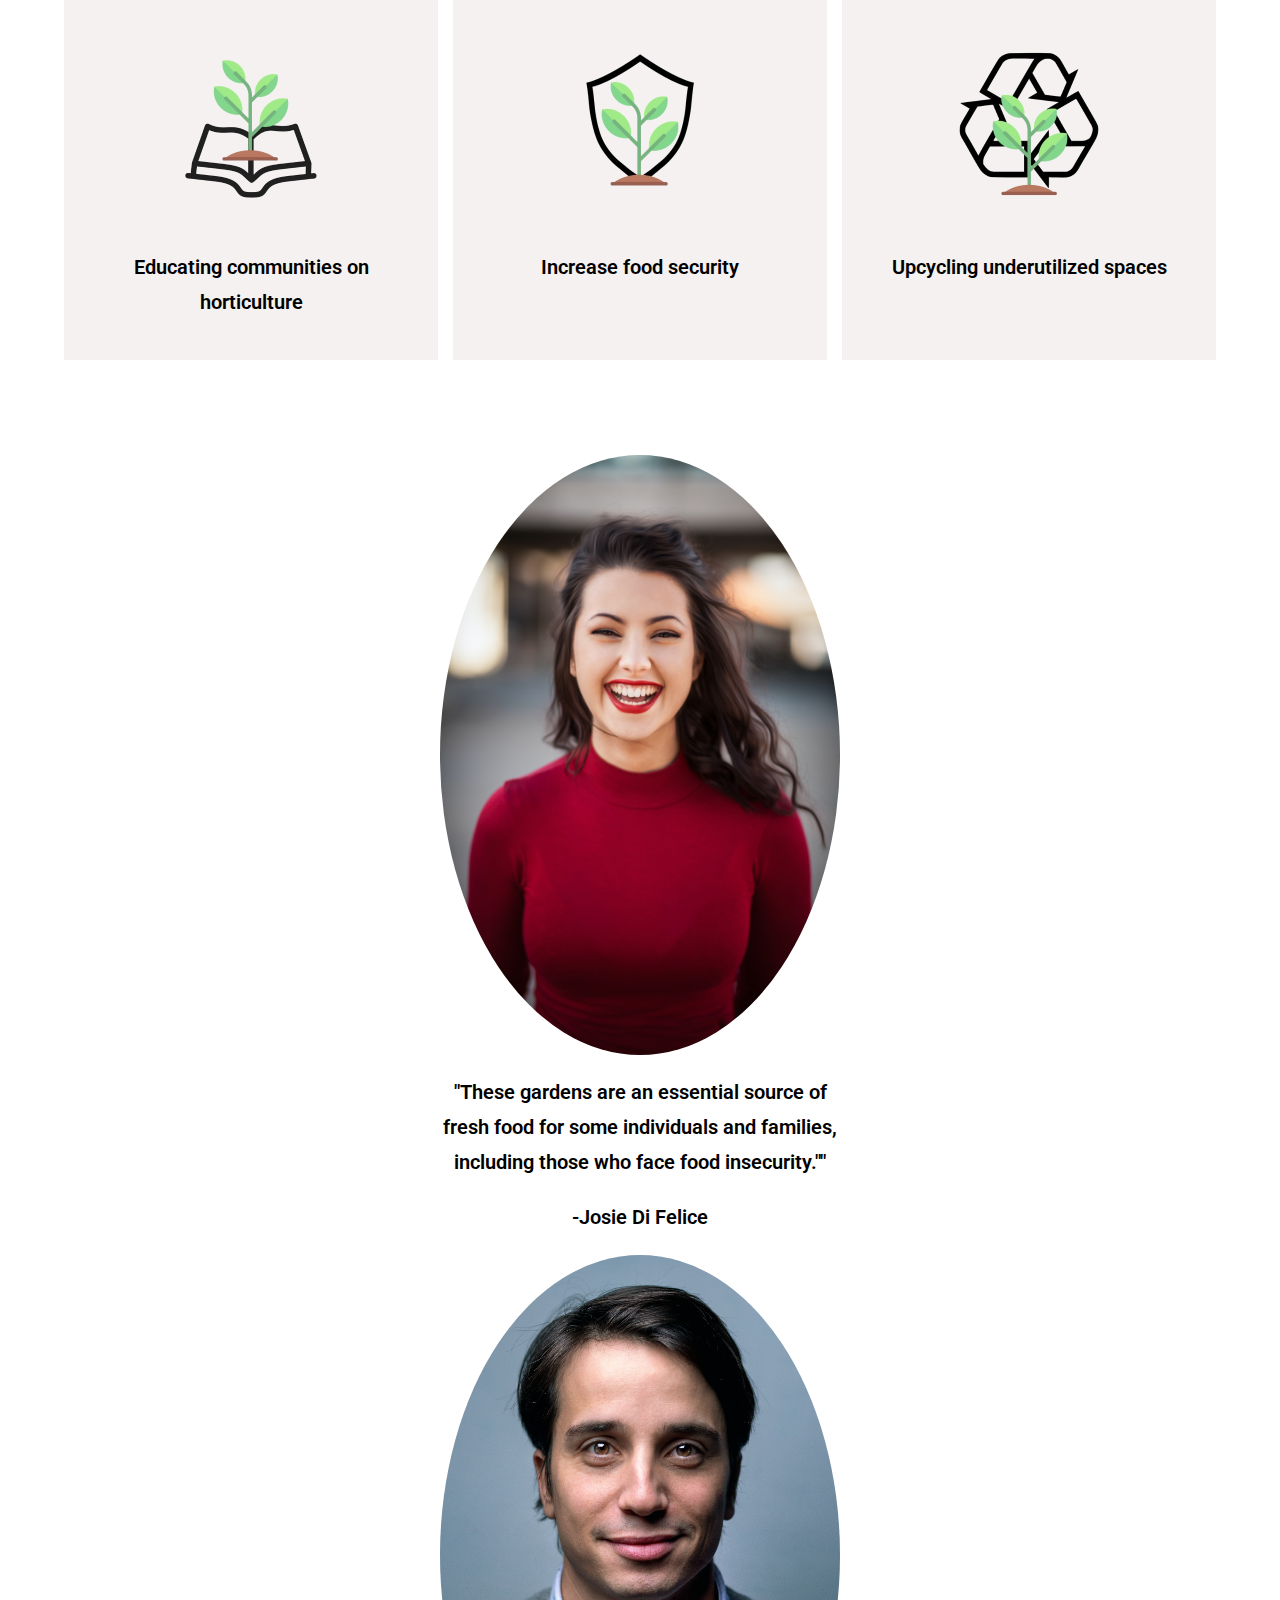
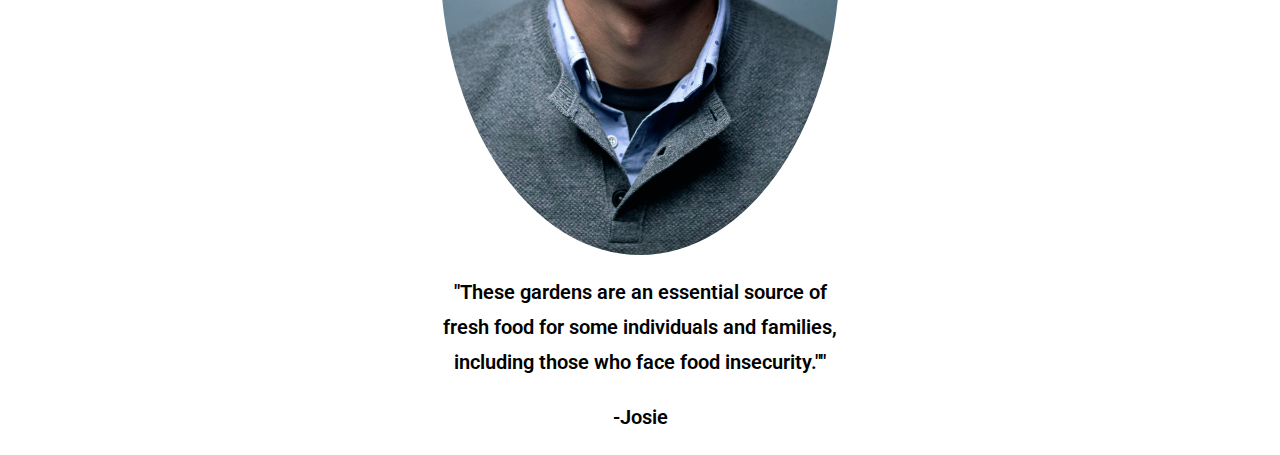
<file: benefits.html>
<!DOCTYPE html>
<html lang="en">
<head>
    <meta charset="UTF-8">
    <meta name="viewport" content="width=device-width, initial-scale=1.0">
    <link rel="stylesheet" href="css/styles.css">

    <link href="https://fonts.googleapis.com/css2?family=M+PLUS+Rounded+1c:wght@100&display=swap" rel="stylesheet">
    <link href="https://fonts.googleapis.com/css2?family=Roboto:wght@100&display=swap" rel="stylesheet">

    <title>Seed</title>
</head>
<body>
    
    <div id="benefits">
        <div class="benefitcard">
            <img src="/img/benefit2.png" alt="">
            <p>
                Educating communities on horticulture
            </p>
        </div>
        <div class="benefitcard">
            <img src="/img/benefit3.png" alt="">
            <p>
                Increase food security
            </p>
        </div>
        <div class="benefitcard">
            <img src="/img/benefit1.png" alt="">
            <p>
                Upcycling underutilized spaces
            </p>
        </div>
    </div>
    <div id="socialProof">
        <div class="socialtest">
            <img src="/img/portrait2.jpg" alt="">
            <p>
                "These gardens are an essential source of fresh food for some individuals and families, including those who face food insecurity.""
            </p>
            <p>
                -Josie Di Felice
            </p>
            <!-- Source -->
            <!-- https://news.ontario.ca/opo/en/2020/04/ontario-allows-the-redeployment-of-staff-to-better-care-for-vulnerable-people-during-covid-19.html -->
            <!-- https://sustainontario.com/2020/04/26/ontario-allows-community-gardens-to-open/ -->
        </div>
        <div class="socialtest">
            <img src="/img/portrait1.jpg" alt="">
            <p>
                "These gardens are an essential source of fresh food for some individuals and families, including those who face food insecurity.""
            </p>
            <p>
                -Josie
            </p>
        </div>
    </div>

</body>
</html>
</file>
<file: css/styles.css>
/* http://meyerweb.com/eric/tools/css/reset/ 
   v2.0 | 20110126
   License: none (public domain)
*/

html,
body,
div,
span,
applet,
object,
iframe,
h1,
h2,
h3,
h4,
h5,
h6,
p,
blockquote,
pre,
a,
abbr,
acronym,
address,
big,
cite,
code,
del,
dfn,
em,
img,
ins,
kbd,
q,
s,
samp,
small,
strike,
strong,
sub,
sup,
tt,
var,
b,
u,
i,
center,
dl,
dt,
dd,
ol,
ul,
li,
fieldset,
form,
label,
legend,
table,
caption,
tbody,
tfoot,
thead,
tr,
th,
td,
article,
aside,
canvas,
details,
embed,
figure,
figcaption,
footer,
header,
hgroup,
menu,
nav,
output,
ruby,
section,
summary,
time,
mark,
audio,
video {
  margin: 0;
  padding: 0;
  border: 0;
  font-size: 100%;
  vertical-align: baseline;
}
/* HTML5 display-role reset for older browsers */
article,
aside,
details,
figcaption,
figure,
footer,
header,
hgroup,
menu,
nav,
section {
  display: block;
}
body {
  line-height: 1;
}
ol,
ul {
  list-style: none;
}
blockquote,
q {
  quotes: none;
}
blockquote:before,
blockquote:after,
q:before,
q:after {
  content: "";
  content: none;
}
table {
  border-collapse: collapse;
  border-spacing: 0;
}

html {
  scroll-behavior: smooth;
}

#hero {
  position: relative;
  left: 0px;
  top: 0px;
  vertical-align: middle;
  text-align: center;
}

#heroimg {
  float: left;
  vertical-align: middle;
  width: 100%;
  height: 843px;
  background-image: url(../img/heroimage.png);
  background-repeat: no-repeat;
  background-position: center center;
  filter: drop-shadow(0px 4px 4px rgba(0, 0, 0, 0.25));
  filter: brightness(50%);
}

#heroinfo {
  position: absolute;
  left: 10%;
  top: 150px;
  width: 80%;
}

.logo {
  width: 15%;
  margin-left: 28%;
}

.name {
  margin-top: -8%;
  width: 100%;
  font-family: "Rounded Mplus 1c", sans-serif;
  font-style: normal;
  font-weight: normal;
  font-size: 90px;
  line-height: 297px;
  text-align: center;
  color: #ffffff;
}

.oneliner {
  color: #fffefe;
  font-size: 25px;
  line-height: 35px;
  font-family: "Roboto";
  font-style: normal;
  font-weight: bold;
}

.joinUs {
  border: none;
  text-decoration-style: none;
  margin-top: 4%;
  margin-bottom: 5%;
  padding: 10px 30px 10px 30px;
  background: #219317;
  border-radius: 3px;
  color: white;
}

/* Food Bank */

#foodBank {
  float: left;
  width: 100%;
  height: 573px;
  left: -1px;
  top: 843px;
  vertical-align: middle;
  text-align: center;
  background-color: #e5e5e5;
}

#question {
  position: absolute;
  width: 100%;
  height: 85px;
  top: 974px;
  font-family: Roboto;
  font-style: normal;
  font-weight: bold;
  font-size: 72px;
  line-height: 84px;
  color: #000000;
}

#statistic {
  position: absolute;
  height: 106px;
  top: 1110px;
  margin-left: auto;
  margin-right: auto;
  padding-left: 10%;
  padding-right: 10%;

  font-family: Roboto;
  font-style: normal;
  font-weight: bold;
  font-size: 45px;
  line-height: 65px;
  color: #000000;
  text-align: center;
  margin-bottom: 150px;
}

/* Mission */

#mission {
  float: left;
  width: 100%;
  height: 610px;
  left: 0px;
  top: 1416px;
  vertical-align: middle;
  text-align: center;
  background-color: #c4c4c4;
  margin-bottom: 5%;
}

#mission-title {
  position: absolute;
  width: 100%;
  height: 85px;
  top: 1537px;
  font-family: Roboto;
  font-style: normal;
  font-weight: bold;
  font-size: 72px;
  line-height: 84px;
  text-align: center;
}

#what-we-do {
  position: absolute;
  height: 184px;
  top: 1666px;
  margin-left: auto;
  margin-right: auto;
  padding-left: 10%;
  padding-right: 10%;
  font-family: Roboto;
  font-style: normal;
  font-weight: bold;
  font-size: 45px;
  line-height: 65px;
  text-align: center;
  margin-bottom: 150px;
}

/* Benefits */

#benefits {
  display: flex;
  flex-direction: column;
  width: 100%;
  justify-content: center;
  align-items: center;
}

.benefitcard {
  height: 360px;
  display: flex;
  flex-direction: column;
  justify-content: flex-start;
  align-items: center;
  width: 100%;
  background: linear-gradient(0deg, #f5f1f1, #f5f1f1),
    linear-gradient(0deg, #fff7d9, #fff7d9),
    linear-gradient(0deg, #fff7d9, #fff7d9), #fff7d9;
  margin-bottom: 20px;
}

.benefitcard:first-of-type {
  margin-top: 20px;
}

.benefitcard img {
  height: 250px;
  width: auto;
  max-width: 300px;
  max-height: 300px;
}

.benefitcard p {
  color: #000000;
  font-size: 20px;
  line-height: 35px;
  font-family: "Roboto";
  font-weight: 600;
  text-align: center;
  width: 90%;
}

/* SocialProof */

#socialProof {
  display: block;
  margin-top: 75px;
}

.socialtest {
  display: flex;
  flex-direction: column;
  align-items: center;
}

.socialtest img {
  height: auto;
  width: 200px;
  border-radius: 50%;
  margin-bottom: 20px;
}

.socialtest p {
  margin-bottom: 20px;
  width: 90%;
  color: #000000;
  font-size: 20px;
  line-height: 35px;
  font-family: "Roboto";
  font-weight: 600;
  text-align: center;
  max-width: 400px;
}

#backToTop {
  
  text-align: center;
  margin-top: 5%;;
  margin-bottom: 5%;
}

#mybutton{
	width: 50px;
	height: 50px;
	background-color: #c4c4c4;
	padding: 15px 20px 15px 20px;
	text-decoration: none;
	font-size: 20px;
	color: black;
}

/* Footer */

footer {
  float: left;
  display: flex;
  width: 100%;
  height: 350px;
  left: 0px;
  background: #c4c4c4;
}

#contact-container {
  margin-left: 5%;
  width: 50%;
  margin-top: 5%;
}

#contact {
  height: 42px;
  font-family: Roboto;
  font-style: normal;
  font-weight: bold;
  font-size: 36px;
  line-height: 42px;
}

#follow {
  margin-top: 15px;
  height: 42px;
  font-family: Roboto;
  font-style: normal;
  font-weight: bold;
  font-size: 36px;
  line-height: 42px;
}

#social-container {
  margin-top: 30px;
}

#instagram {
  margin-top: 10px;
  font-family: Roboto;
  font-style: normal;
  font-weight: bold;
  font-size: 24px;
  line-height: 28px;
  text-align: center;
  text-decoration: none;
  color: black;
}

#twitter {
  margin-left: 5%;
  font-family: Roboto;
  font-style: normal;
  font-weight: bold;
  font-size: 24px;
  line-height: 28px;
  text-align: center;
  text-decoration: none;
  color: black;
}

#linkedIn {
  margin-left: 5%;
  font-family: Roboto;
  font-style: normal;
  font-weight: bold;
  font-size: 24px;
  line-height: 28px;
  text-align: center;
  text-decoration: none;
  color: black;
}

#newsletter-container {
  text-align: left;
  float: right;
  width: 50%;
  margin-top: 5%;
}

#news-title {
  font-family: Roboto;
  font-style: normal;
  font-weight: bold;
  font-size: 36px;
  line-height: 42px;
}

#sign-up {
  margin-top: 10px;
  font-family: Roboto;
  font-style: normal;
  font-weight: normal;
  font-size: 24px;
  line-height: 28px;
}

#email {
  font-family: Roboto;
  margin-top: 30px;
  font-style: normal;
  font-weight: normal;
  font-size: 24px;
  line-height: 28px;
  /* border-bottom: 1px solid #000000; */
}

@media (min-width: 600px) {
  /* Benefits */
  #benefits {
    display: grid;
    width: 90%;
    grid-template-columns: repeat(3, minmax(200px, 1fr));
    gap: 0px 15px;
    margin: 0px auto;
  }

  .benefitcard {
    border: none !important;
    min-width: 200px;
    max-width: 100%;
  }

  .benefitcard:first-of-type {
    margin-top: 0px;
  }

  .benefitcard p {
    width: 90%;
  }

  .socialtest img {
    width: 400px;
    border-radius: 50%;
  }

  /* Name */

  .name {
    font-size: 150px;
  }
}

@media (max-width: 600px) {
  .logo {
    position: absolute;
    top: -20px;
    width: 30%;
    left: 45%;
  }
  #question {
    font-size: 45px;
  }

  #statistic {
    font-size: 25px;
    top: 1080px;
  }

  #mission-title {
    font-size: 45px;
  }

  #what-we-do {
    font-size: 25px;
    top: 1636px;
  }

  footer {
    display: inline-block;
    height: auto;
    width: 100%;
  }

  #contact-container {
    margin-left: 10%;
    width: 90%;
    margin-top: 10%;
  }
  #newsletter-container {
    float: left;
    margin-left: 10%;
  }
  #email {
    margin-bottom: 70px;
  }

  #backToTop{
	  margin-bottom: 10%;
  }
}
</file>
